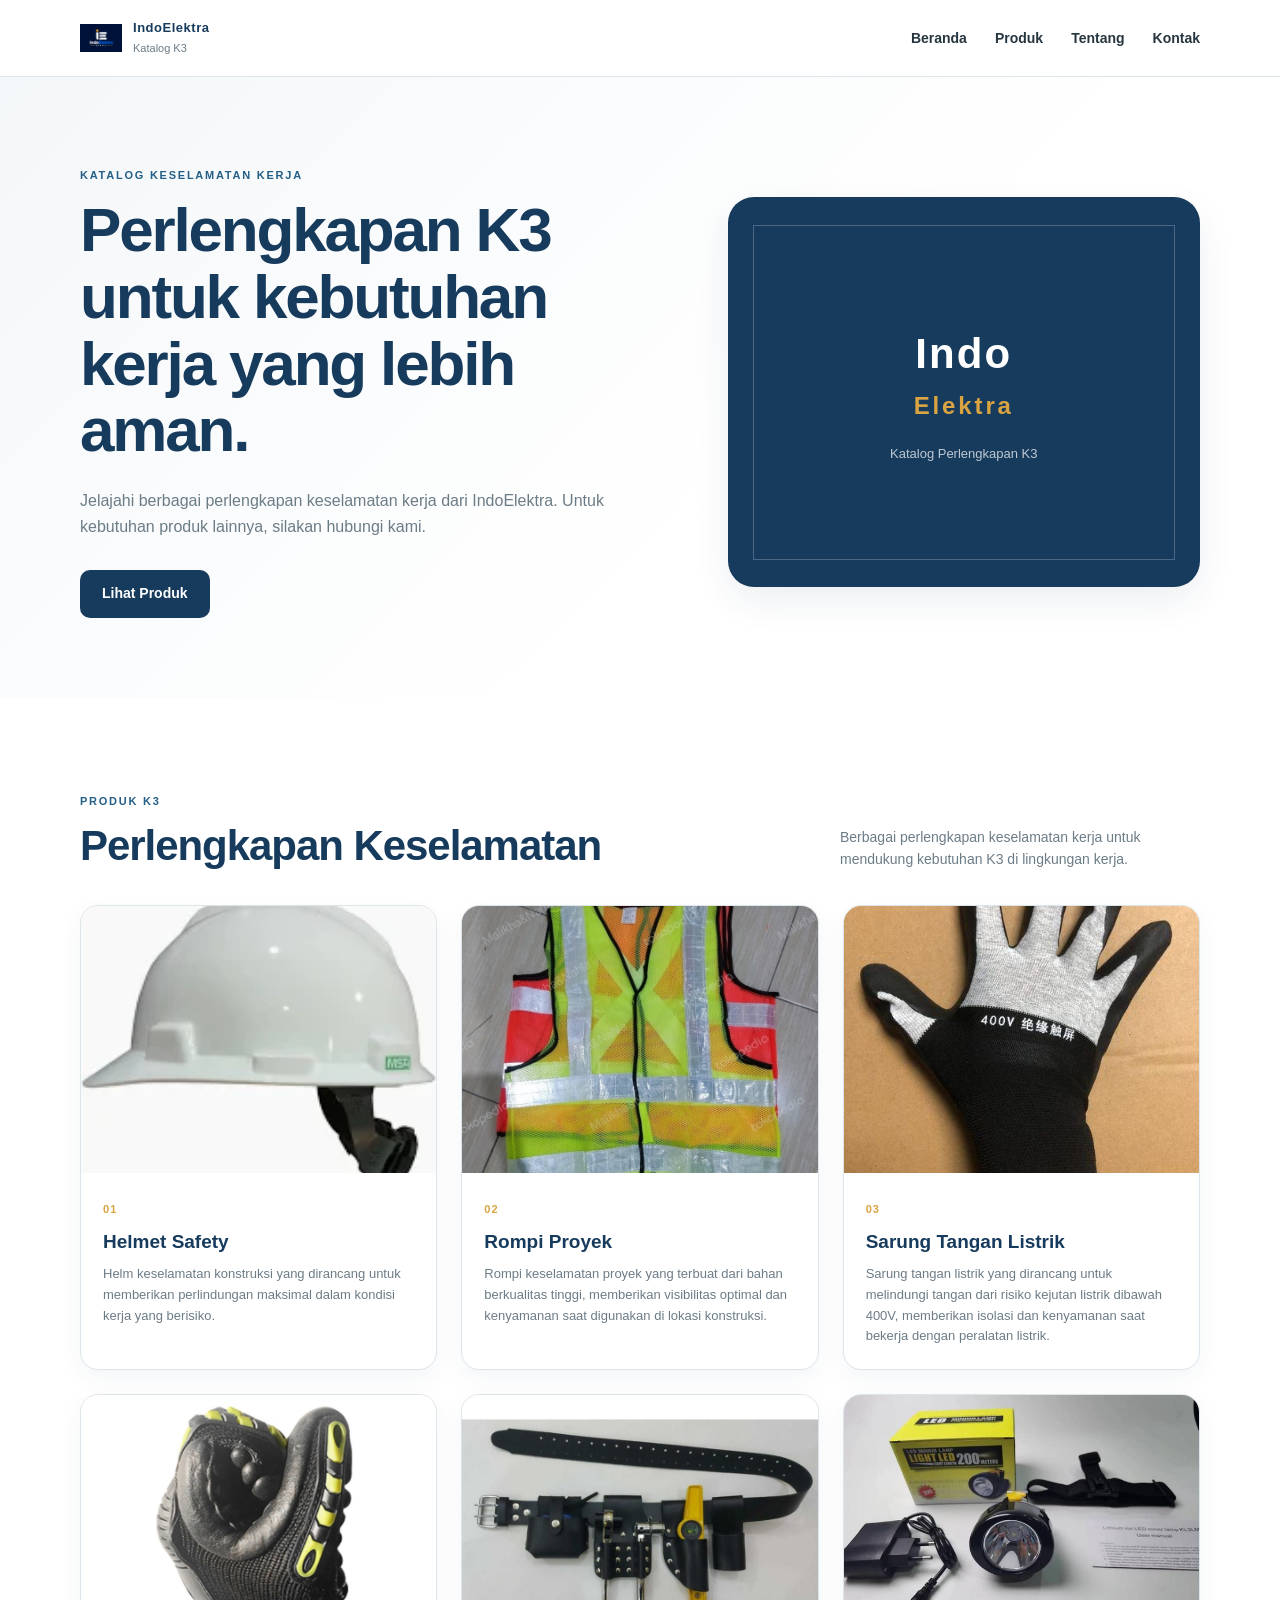
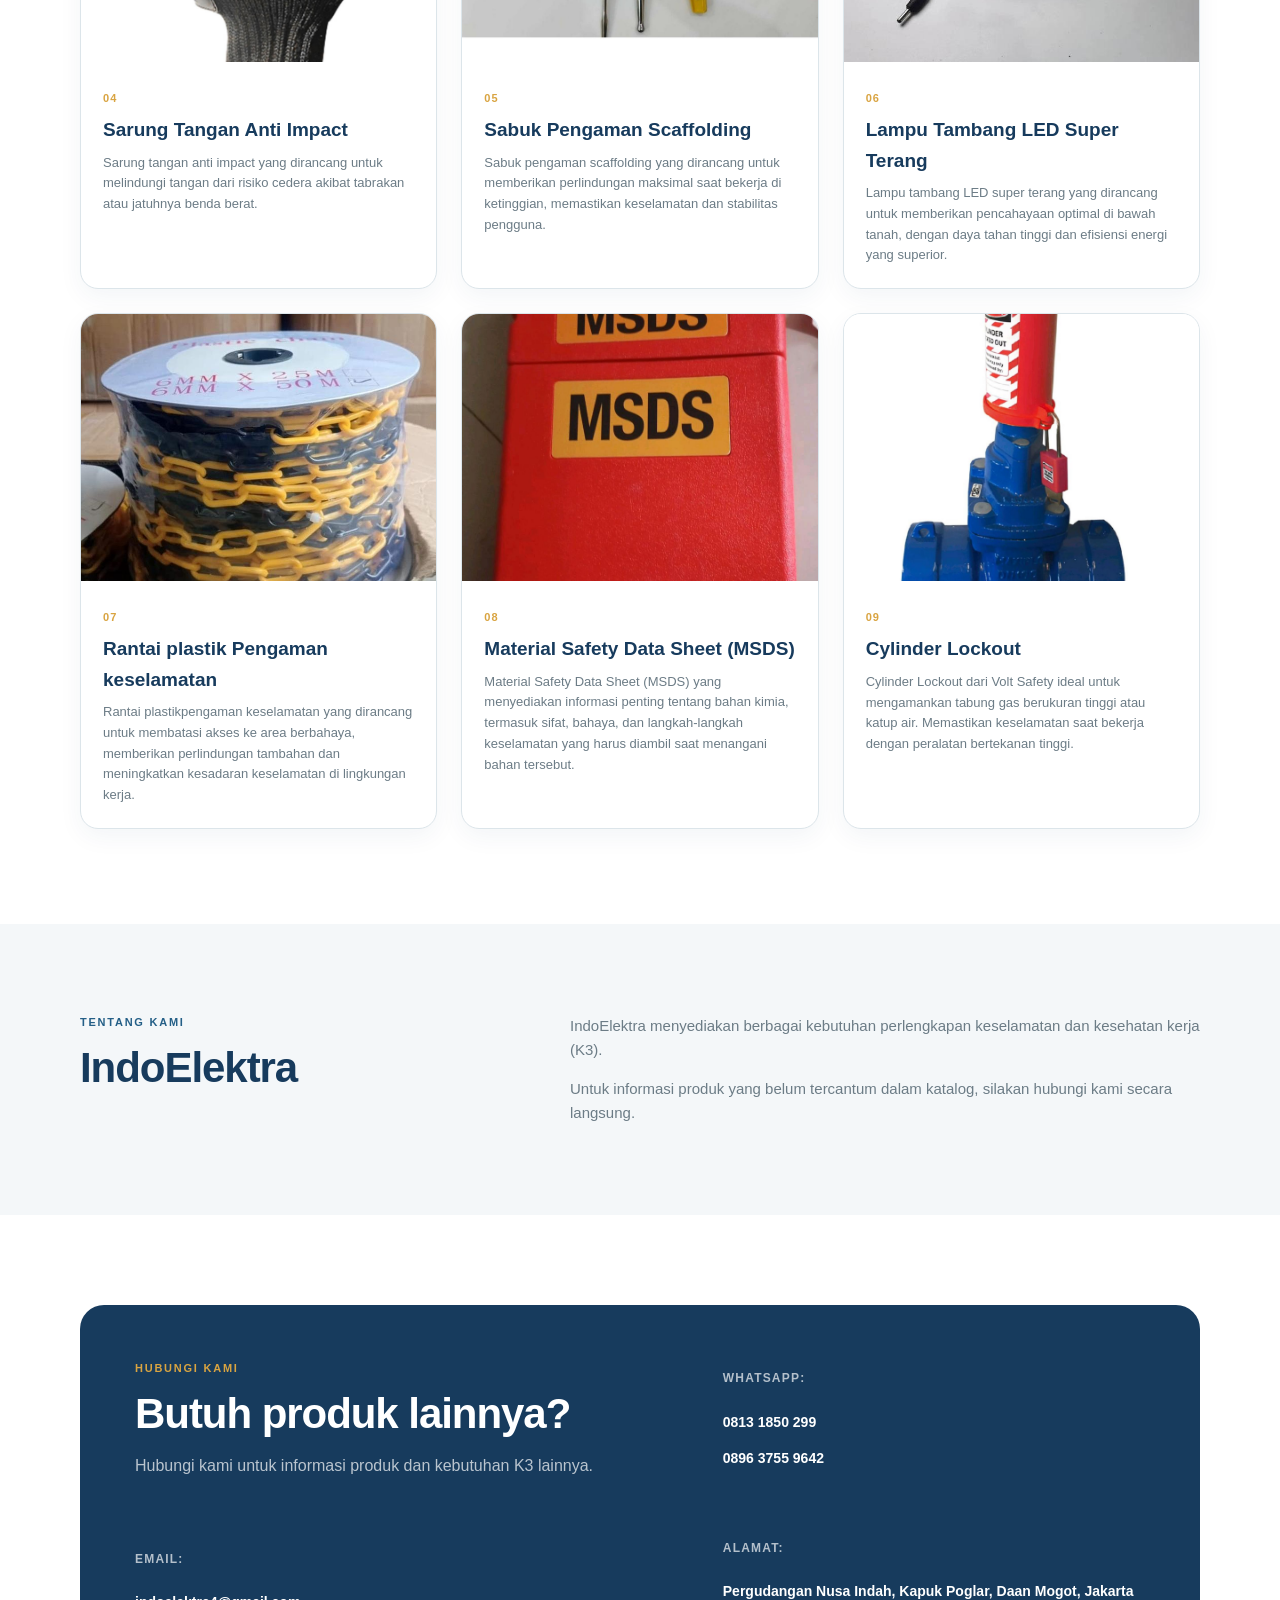
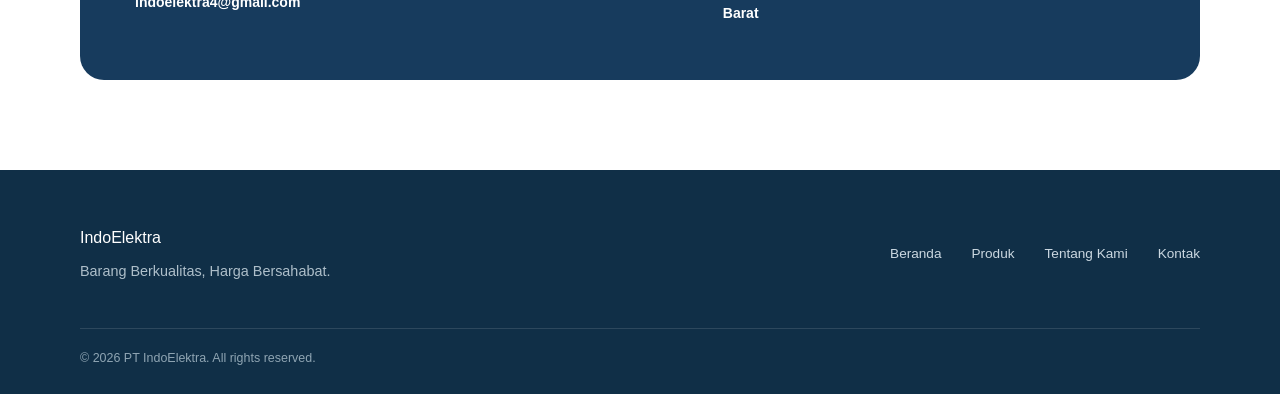
<file: index.html>
<!DOCTYPE html>
<html lang="id">

<head>
    <meta charset="UTF-8">

    <meta name="viewport" content="width=device-width, initial-scale=1.0">
    
    <meta
        name="description"
        content="Katalog produk K3 IndoElektra."
    >

    <title>Katalog K3 | IndoElektra</title>
    
    <link rel="icon" href="Logo/Logo IE favicon.jpeg" type="image/png">
    
    <meta name="google-site-verification" content="1w_jAWT9mxdL_C9yTK04370eZdc3jRLpix9M7gRk3Os" />
    
    <link rel="stylesheet" href="style.css">
</head>


<body>

    <!-- ================= HEADER ================= -->

    <header class="site-header">

        <div class="container nav-wrap">

            <a href="#beranda" class="brand">

                <img
                    src="Logo/Logo IE terang.png"
                    alt="Logo IndoElektra"
                    class="brand-logo"
                >

                <span class="brand-text">

                    <strong>
                        IndoElektra
                    </strong>

                    <small>
                        Katalog K3
                    </small>

                </span>

            </a>


            <!-- Hamburger -->

            <button
                class="menu-toggle"
                type="button"
                aria-label="Buka menu"
                aria-expanded="false"
            >

                <span></span>
                <span></span>
                <span></span>

            </button>


            <!-- Navigation -->

            <nav class="main-navigation">

                <a href="#beranda">
                    Beranda
                </a>

                <a href="#produk">
                    Produk
                </a>

                <a href="#tentang">
                    Tentang
                </a>

                <a href="#kontak">
                    Kontak
                </a>

            </nav>

        </div>

    </header>



    <main>


        <!-- ================= HERO ================= -->

        <section class="hero" id="beranda">

            <div class="container hero-grid">


                <div class="hero-copy">

                    <p class="eyebrow">
                        KATALOG KESELAMATAN KERJA
                    </p>


                    <h1>
                        Perlengkapan K3 untuk
                        kebutuhan kerja yang lebih aman.
                    </h1>


                    <p class="hero-text">
                        Jelajahi berbagai perlengkapan
                        keselamatan kerja dari IndoElektra.
                        Untuk kebutuhan produk lainnya,
                        silakan hubungi kami.
                    </p>


                    <a
                        href="#produk"
                        class="button button-primary"
                    >
                        Lihat Produk
                    </a>

                </div>



                <div class="hero-panel">

                    <div class="hero-panel-inner">

                        <span>
                            Indo
                        </span>

                        <strong>
                            Elektra
                        </strong>

                        <small>
                            Katalog Perlengkapan K3
                        </small>

                    </div>

                </div>

            </div>

        </section>



        <!-- ================= PRODUK ================= -->

        <section
            class="products-section"
            id="produk"
        >

            <div class="container">


                <div class="section-heading">

                    <div>

                        <p class="eyebrow">
                            PRODUK K3
                        </p>

                        <h2>
                            Perlengkapan Keselamatan
                        </h2>

                    </div>


                    <p>
                        Berbagai perlengkapan keselamatan
                        kerja untuk mendukung kebutuhan
                        K3 di lingkungan kerja.
                    </p>

                </div>



                <div class="product-grid">


                    <!-- PRODUK 01 -->

                    <article class="product-card">

                        <div class="product-image">

                            <img
                                src="Asset/Image/Construction Hard Hat Helmet.webp"
                                alt="Produk K3 01"
                            >

                        </div>

                        <div class="product-content">

                            <span class="product-number">
                                01
                            </span>

                            <h3>
                                Helmet Safety
                            </h3>

                            <p>
                                Helm keselamatan konstruksi yang dirancang untuk memberikan perlindungan maksimal dalam kondisi kerja yang berisiko.
                            </p>

                        </div>

                    </article>



                    <!-- PRODUK 02 -->

                    <article class="product-card">

                        <div class="product-image">

                            <img
                                src="Asset/Image/Rompi Proyek.jpeg"
                                alt="Produk K3 02"
                            >

                        </div>


                        <div class="product-content">

                            <span class="product-number">
                                02
                            </span>

                            <h3>
                                Rompi Proyek
                            </h3>

                            <p>
                                Rompi keselamatan proyek yang terbuat dari bahan berkualitas tinggi, memberikan visibilitas optimal dan kenyamanan saat digunakan di lokasi konstruksi.
                            </p>

                        </div>

                    </article>



                    <!-- PRODUK 03 -->

                    <article class="product-card">

                        <div class="product-image">

                            <img
                                src="Asset/Image/Insulated Electrician Gloves 400V.jpeg"
                                alt="Produk K3 03"
                            >

                        </div>


                        <div class="product-content">

                            <span class="product-number">
                                03
                            </span>

                            <h3>
                                Sarung Tangan Listrik
                            </h3>

                            <p>
                                Sarung tangan listrik yang dirancang untuk melindungi tangan dari risiko kejutan listrik dibawah 400V, memberikan isolasi dan kenyamanan saat bekerja dengan peralatan listrik.
                            </p>

                        </div>

                    </article>



                    <!-- PRODUK 04 -->

                    <article class="product-card">

                        <div class="product-image">

                            <img
                                src="Asset/Image/Anti Impact Gloves.jpeg"
                                alt="Produk K3 04"
                            >

                        </div>


                        <div class="product-content">

                            <span class="product-number">
                                04
                            </span>

                            <h3>
                                Sarung Tangan Anti Impact
                            </h3>

                            <p>
                                Sarung tangan anti impact yang dirancang untuk melindungi tangan dari risiko cedera akibat tabrakan atau jatuhnya benda berat. 
                            </p>

                        </div>

                    </article>



                    <!-- PRODUK 05 -->

                    <article class="product-card">

                        <div class="product-image">

                            <img
                                src="Asset/Image/Scaffolding Belt.jpeg"
                                alt="Produk K3 05"
                            >

                        </div>


                        <div class="product-content">

                            <span class="product-number">
                                05
                            </span>

                            <h3>
                                Sabuk Pengaman Scaffolding
                            </h3>

                            <p>
                                Sabuk pengaman scaffolding yang dirancang untuk memberikan perlindungan maksimal saat bekerja di ketinggian, memastikan keselamatan dan stabilitas pengguna.
                            </p>

                        </div>

                    </article>



                    <!-- PRODUK 06 -->

                    <article class="product-card">

                        <div class="product-image">

                            <img
                                src="Asset/Image/Superbright LED Mining Light.jpeg"
                                alt="Produk K3 06"
                            >

                        </div>


                        <div class="product-content">

                            <span class="product-number">
                                06
                            </span>

                            <h3>
                                Lampu Tambang LED Super Terang
                            </h3>

                            <p>
                                Lampu tambang LED super terang yang dirancang untuk memberikan pencahayaan optimal di bawah tanah, dengan daya tahan tinggi dan efisiensi energi yang superior.
                            </p>

                        </div>

                    </article>



                    <!-- PRODUK 07 -->

                    <article class="product-card">

                        <div class="product-image">

                            <img
                                src="Asset/Image/Black & Yellow Safety Barrier.jpeg"
                                alt="Produk K3 07"
                            >

                        </div>


                        <div class="product-content">

                            <span class="product-number">
                                07
                            </span>

                            <h3>
                                Rantai plastik Pengaman keselamatan
                            </h3>

                            <p>
                                Rantai plastikpengaman keselamatan yang dirancang untuk membatasi akses ke area berbahaya, memberikan perlindungan tambahan dan meningkatkan kesadaran keselamatan di lingkungan kerja.
                            </p>

                        </div>

                    </article>



                    <!-- PRODUK 08 -->

                    <article class="product-card">

                        <div class="product-image">

                            <img
                                src="Asset/Image/Material Safety Data Sheet (MSDS).jpeg"
                                alt="Produk K3 08"
                            >

                        </div>


                        <div class="product-content">

                            <span class="product-number">
                                08
                            </span>

                            <h3>
                                Material Safety Data Sheet (MSDS)
                            </h3>

                            <p>
                                Material Safety Data Sheet (MSDS) yang menyediakan informasi penting tentang bahan kimia, termasuk sifat, bahaya, dan langkah-langkah keselamatan yang harus diambil saat menangani bahan tersebut.
                            </p>

                        </div>

                    </article>



                    <!-- PRODUK 09 -->

                    <article class="product-card">

                        <div class="product-image">

                            <img
                                src="Asset/Image/Cylinder Lockout.jpeg"
                                alt="Produk K3 09"
                            >

                        </div>


                        <div class="product-content">

                            <span class="product-number">
                                09
                            </span>

                            <h3>
                                Cylinder Lockout
                            </h3>

                            <p>
                                Cylinder Lockout dari Volt Safety ideal untuk mengamankan tabung gas berukuran tinggi atau katup air. Memastikan keselamatan saat bekerja dengan peralatan bertekanan tinggi.
                            </p>

                        </div>

                    </article>

                </div>

            </div>

        </section>



        <!-- ================= TENTANG ================= -->

        <section
            class="about-section"
            id="tentang"
        >

            <div class="container about-grid">


                <div>

                    <p class="eyebrow">
                        TENTANG KAMI
                    </p>

                    <h2>
                        IndoElektra
                    </h2>

                </div>


                <div>

                    <!--
                    DATA PERUSAHAAN DAPAT DIGANTI
                    SETELAH MENDAPAT INFORMASI RESMI
                    DARI OWNER.
                    -->

                    <p>
                        IndoElektra menyediakan berbagai
                        kebutuhan perlengkapan keselamatan
                        dan kesehatan kerja (K3).
                    </p>

                    <p>
                        Untuk informasi produk yang belum
                        tercantum dalam katalog, silakan
                        hubungi kami secara langsung.
                    </p>

                </div>

            </div>

        </section>



        <!-- ================= KONTAK ================= -->

        <section
            class="contact-section"
            id="kontak"
        >

            <div class="container contact-box">


                <div>

                    <p class="eyebrow">
                        HUBUNGI KAMI
                    </p>

                    <h2>
                        Butuh produk lainnya?
                    </h2>

                    <p>
                        Hubungi kami untuk informasi
                        produk dan kebutuhan K3 lainnya.
                    </p>

                </div>

                <div class="contact-list">
                    <span class="contact-label">
                        WhatsApp: 
                    </span>

                    <a
                        href="https://wa.me/6281318500299"
                        target="_blank"
                        rel="noopener"
                        >
                            0813 1850 299
                    </a>

                    <a
                        href="https://wa.me/6289637559642"
                        target="_blank"
                        rel="noopener"
                        >
                            0896 3755 9642
                    </a>
                </div>

                <div class="contact-list">

                    <span class="contact-label">
                        Email: 
                    </span>

                    <a href="mailto:indoelektra4@gmail.com">
                        indoelektra4@gmail.com
                    </a>

                </div>

                <div class="contact-list">

                    <span class="contact-label">
                        Alamat: 
                    </span>

                    <h4>
                        Pergudangan Nusa Indah, Kapuk Poglar,
                        Daan Mogot, Jakarta Barat
                    </h4> 

                </div>
                
            </div>

        </section>


    </main>

    <!-- ================= FOOTER ================= -->
  
    <footer class="site-footer">

        <div class="container footer-content">

            <div class="footer-brand">

                <span class="brand-name">
                    IndoElektra
                </span>

                <p>
                    Barang Berkualitas, Harga Bersahabat.
                </p>

            </div>


            <div class="footer-links">

                <a href="#beranda">
                    Beranda
                </a>

                <a href="#produk">
                    Produk
                </a>

                <a href="#tentang">
                    Tentang Kami
                </a>

                <a href="#kontak">
                    Kontak
                </a>

            </div>

        </div>


        <div class="container footer-bottom">

            <p>
                © <span id="current-year"></span>
                PT IndoElektra.
                All rights reserved.
            </p>

        </div>

    </footer>



    <script src="script.js"></script>

</body>

</html>
</file>
<file: style.css>
/* ===============================
   BASIC
================================ */

:root {
    --navy: #173b5d;
    --blue: #245f87;
    --accent: #d9a441;

    --text: #263640;
    --muted: #6c7c86;

    --white: #ffffff;
    --surface: #f4f7f9;
    --border: #dce5ea;

    --shadow:
        0 14px 35px rgba(18, 57, 91, 0.08);

    --radius: 18px;
}


* {
    box-sizing: border-box;
    margin: 0;
    padding: 0;
}


html {
    scroll-behavior: smooth;
}


body {
    font-family:
        Arial,
        Helvetica,
        sans-serif;

    color: var(--text);

    background: var(--white);

    line-height: 1.6;
}


img {
    display: block;

    width: 100%;
}


a {
    color: inherit;

    text-decoration: none;
}


.container {
    width:
        min(
            1120px,
            calc(100% - 40px)
        );

    margin-inline: auto;
}


/* ===============================
   HEADER
================================ */

.site-header {
    position: sticky;

    top: 0;

    z-index: 1000;

    background:
        rgba(255, 255, 255, 0.96);

    border-bottom:
        1px solid var(--border);

    backdrop-filter:
        blur(12px);
}


.nav-wrap {
    min-height: 76px;

    display: flex;

    align-items: center;

    justify-content: space-between;

    gap: 30px;
}

/* ===============================
   BRAND LOGO
================================ */

.brand {
    display: flex;
    align-items: center;
    gap: 11px;
}

.brand-logo {
    width: 42px;
    height: 42px;

    object-fit: contain;

    flex-shrink: 0;
}

.brand-text {
    display: grid;
    gap: 1px;
}

.brand-text strong {
    color: var(--navy);

    font-size: 13px;

    letter-spacing: 0.04em;
}

.brand-text small {
    color: var(--muted);

    font-size: 11px;
}

.main-navigation {
    display: flex;

    align-items: center;

    gap: 28px;
}

.main-navigation a {
    position: relative;

    color: var(--text);

    font-size: 14px;

    font-weight: 600;
}

.main-navigation a::after {
    content: "";

    position: absolute;

    left: 0;

    bottom: -7px;

    width: 0;

    height: 2px;

    background: var(--accent);

    transition:
        width 0.25s ease;
}


.main-navigation a:hover::after {
    width: 100%;
}

/* ===============================
   HAMBURGER
================================ */

.menu-toggle {
    display: none;

    width: 44px;

    height: 44px;

    border: 0;

    background: transparent;

    cursor: pointer;
}


.menu-toggle span {
    display: block;

    width: 23px;

    height: 2px;

    margin: 5px auto;

    background: var(--navy);
}

/* ===============================
   HERO
================================ */

.hero {
    padding:
        90px 0
        80px;

    background:
        linear-gradient(
            135deg,
            #f4f7f9 0%,
            #ffffff 60%
        );
}


.hero-grid {
    display: grid;

    grid-template-columns:
        1.1fr
        0.9fr;

    align-items: center;

    gap: 70px;
}


.eyebrow {
    margin-bottom: 12px;

    color: var(--blue);

    font-size: 11px;

    font-weight: 800;

    letter-spacing: 0.16em;
}


.hero h1 {
    max-width: 680px;

    color: var(--navy);

    font-size:
        clamp(
            36px,
            5vw,
            62px
        );

    line-height: 1.08;

    letter-spacing:
        -0.035em;
}


.hero-text {
    max-width: 590px;

    margin:
        24px 0
        30px;

    color: var(--muted);

    font-size: 16px;
}


.button {
    display: inline-flex;

    align-items: center;

    justify-content: center;

    min-height: 48px;

    padding:
        0 22px;

    border-radius: 10px;

    font-size: 14px;

    font-weight: 700;
}


.button-primary {
    background: var(--navy);

    color: var(--white);

    transition:
        transform 0.2s ease,
        background 0.2s ease;
}


.button-primary:hover {
    background: var(--blue);

    transform:
        translateY(-2px);
}



/* ===============================
   HERO PANEL
================================ */

.hero-panel {
    min-height: 390px;

    display: grid;

    place-items: center;

    padding: 25px;

    border-radius: 26px;

    background: var(--navy);

    box-shadow: var(--shadow);
}


.hero-panel-inner {
    width: 100%;

    min-height: 335px;

    display: flex;

    flex-direction: column;

    justify-content: center;

    align-items: center;

    padding: 40px;

    border:
        1px solid
        rgba(255, 255, 255, 0.22);

    color: var(--white);

    text-align: center;
}


.hero-panel-inner span {
    font-size: 42px;

    font-weight: 800;

    letter-spacing: 0.05em;
}


.hero-panel-inner strong {
    color: var(--accent);

    font-size: 24px;

    letter-spacing: 0.12em;
}


.hero-panel-inner small {
    margin-top: 18px;

    color:
        rgba(
            255,
            255,
            255,
            0.72
        );

    font-size: 13px;
}

/* ===============================
   PRODUCTS
================================ */

.products-section {
    padding:
        95px 0;
}


.section-heading {
    display: flex;

    align-items: end;

    justify-content:
        space-between;

    gap: 40px;

    margin-bottom: 35px;
}


.section-heading h2,
.about-section h2,
.contact-box h2 {
    color: var(--navy);

    font-size:
        clamp(
            28px,
            4vw,
            42px
        );

    line-height: 1.15;

    letter-spacing:
        -0.025em;
}


.section-heading > p {
    max-width: 360px;

    color: var(--muted);

    font-size: 14px;
}


.product-grid {
    display: grid;

    grid-template-columns:
        repeat(3, 1fr);

    gap: 24px;
}


.product-card {
    overflow: hidden;

    border:
        1px solid
        var(--border);

    border-radius:
        var(--radius);

    background:
        var(--white);

    box-shadow:
        0 8px 25px
        rgba(18, 57, 91, 0.05);

    transition:
        transform 0.25s ease,
        box-shadow 0.25s ease;
}


.product-card:hover {
    transform:
        translateY(-5px);

    box-shadow:
        var(--shadow);
}


.product-image {
    aspect-ratio: 4 / 3;

    overflow: hidden;

    background:
        #edf2f5;
}


.product-image img {
    width: 100%;

    height: 100%;

    object-fit: cover;
}


.product-content {
    padding: 22px;
}


.product-number {
    color: var(--accent);

    font-size: 11px;

    font-weight: 800;

    letter-spacing: 0.1em;
}


.product-content h3 {
    margin:
        6px 0
        7px;

    color: var(--navy);

    font-size: 19px;
}


.product-content p {
    color: var(--muted);

    font-size: 13px;
}


/* ===============================
   ABOUT
================================ */

.about-section {
    padding:
        90px 0;

    background:
        var(--surface);
}


.about-grid {
    display: grid;

    grid-template-columns:
        0.8fr
        1.2fr;

    gap: 70px;
}


.about-grid > div:last-child {
    color: var(--muted);

    font-size: 15px;
}


.about-grid p + p {
    margin-top: 15px;
}


/* ===============================
   CONTACT
================================ */

.contact-section {
    padding:
        90px 0;
}


.contact-box {
    display: grid;

    grid-template-columns:
        1fr
        0.8fr;

    gap: 60px;

    padding: 55px;

    border-radius: 24px;

    background: var(--navy);

    color: var(--white);
}


.contact-box h2 {
    color: var(--white);
}


.contact-box .eyebrow {
    color: var(--accent);
}


.contact-box > div:first-child p:last-child {
    max-width: 500px;

    margin-top: 15px;

    color:
        rgba(
            255,
            255,
            255,
            0.7
        );
}


.contact-list {
    display: grid;

    align-content: center;

    gap: 14px;

    font-size: 14px;
}

.contact-label {
    display: block;
    margin-bottom: 8px;
    color: white;
    font-size: 0.75rem;
    font-weight: 700;
    letter-spacing: 0.1em;
    text-transform: uppercase;
}

.contact-list a {
    color: var(--white);

    font-weight: 700;
}


.contact-list a:hover {
    color: var(--accent);
}


.contact-list span {
    color:
        rgba(
            255,
            255,
            255,
            0.68
        );
}


/* ===============================
   FOOTER
================================ */

.site-footer {
    color: #cbd8e1;
    background: #102f47;
}

.footer-content {
    display: flex;
    justify-content: space-between;
    gap: 50px;
    padding-top: 55px;
    padding-bottom: 45px;
}

.footer-brand .brand-name {
    color: #ffffff;
}

.footer-brand p {
    margin-top: 10px;
    color: #aebfca;
    font-size: 0.9rem;
}

.footer-links {
    display: flex;
    flex-wrap: wrap;
    align-items: center;
    grid-template-columns: repeat(4, 1fr);
    gap: 30px;
}

.footer-links a {
    color: #cbd8e1;
    font-size: 0.85rem;
}

.footer-links a:hover {
    color: #ffffff;
}

.footer-bottom {
    padding-top: 20px;
    padding-bottom: 25px;
    border-top: 1px solid rgba(255, 255, 255, 0.12);
}

.footer-bottom p {
    color: #8fa5b3;
    font-size: 0.78rem;
}


/* ===============================
   TABLET
================================ */

@media (max-width: 700px) {

    .hero-grid,
    .about-grid,
    .contact-box {
        grid-template-columns: 1fr;
    }


    .hero-grid {
        gap: 45px;
    }


    .product-grid {
        grid-template-columns:
            repeat(2, 1fr);
    }


    .section-heading {
        align-items: flex-start;

        flex-direction: column;

        gap: 12px;
    }

}


/* ===============================
   MOBILE
================================ */

@media (max-width: 400px) {

    .container {
        width:
            calc(100% - 28px);
    }


    .nav-wrap {
        min-height: 68px;
    }


    .menu-toggle {
        display: block;

        position: relative;

        z-index: 1001;
    }


    .main-navigation {

        position: absolute;

        top: 68px;

        left: 14px;

        right: 14px;

        display: flex;

        flex-direction: column;

        align-items: stretch;

        gap: 0;

        padding: 8px;

        border:
            1px solid
            var(--border);

        border-radius: 14px;

        background:
            var(--white);

        box-shadow:
            var(--shadow);

        opacity: 0;

        visibility: hidden;

        transform:
            translateY(-8px);

        pointer-events: none;

        transition:
            0.2s ease;
    }


    .main-navigation.active {

        opacity: 1;

        visibility: visible;

        transform:
            translateY(0);

        pointer-events: auto;
    }


    .main-navigation a {

        padding:
            12px 14px;

        border-radius: 9px;
    }


    .main-navigation a:hover {
        background:
            var(--surface);
    }


    .main-navigation a::after {
        display: none;
    }


    .brand-text strong {
        font-size: 11px;
    }


    .brand-text small {
        font-size: 10px;
    }


    .hero {
        padding:
            65px 0
            55px;
    }


    .hero h1 {
        font-size: 38px;
    }


    .hero-panel {
        min-height: 300px;
    }


    .hero-panel-inner {
        min-height: 245px;

        padding: 25px;
    }


    .hero-panel-inner span {
        font-size: 32px;
    }


    .products-section,
    .about-section,
    .contact-section {
        padding:
            65px 0;
    }


    .product-grid {
        grid-template-columns: 1fr;

        gap: 18px;
    }


    .contact-box {
        padding:
            32px 24px;

        gap: 35px;
    }


    .footer-wrap {
        flex-direction: column;
    }

    .footer-links {
        grid-template-columns: repeat(2, 1fr);
    }

}

/* =========================
   ACCESSIBILITY
========================= */

@media (prefers-reduced-motion: reduce) {

    html {
        scroll-behavior: auto;
    }

    *,
    *::before,
    *::after {
        transition-duration: 0.01ms !important;
        animation-duration: 0.01ms !important;
    }
}
</file>
